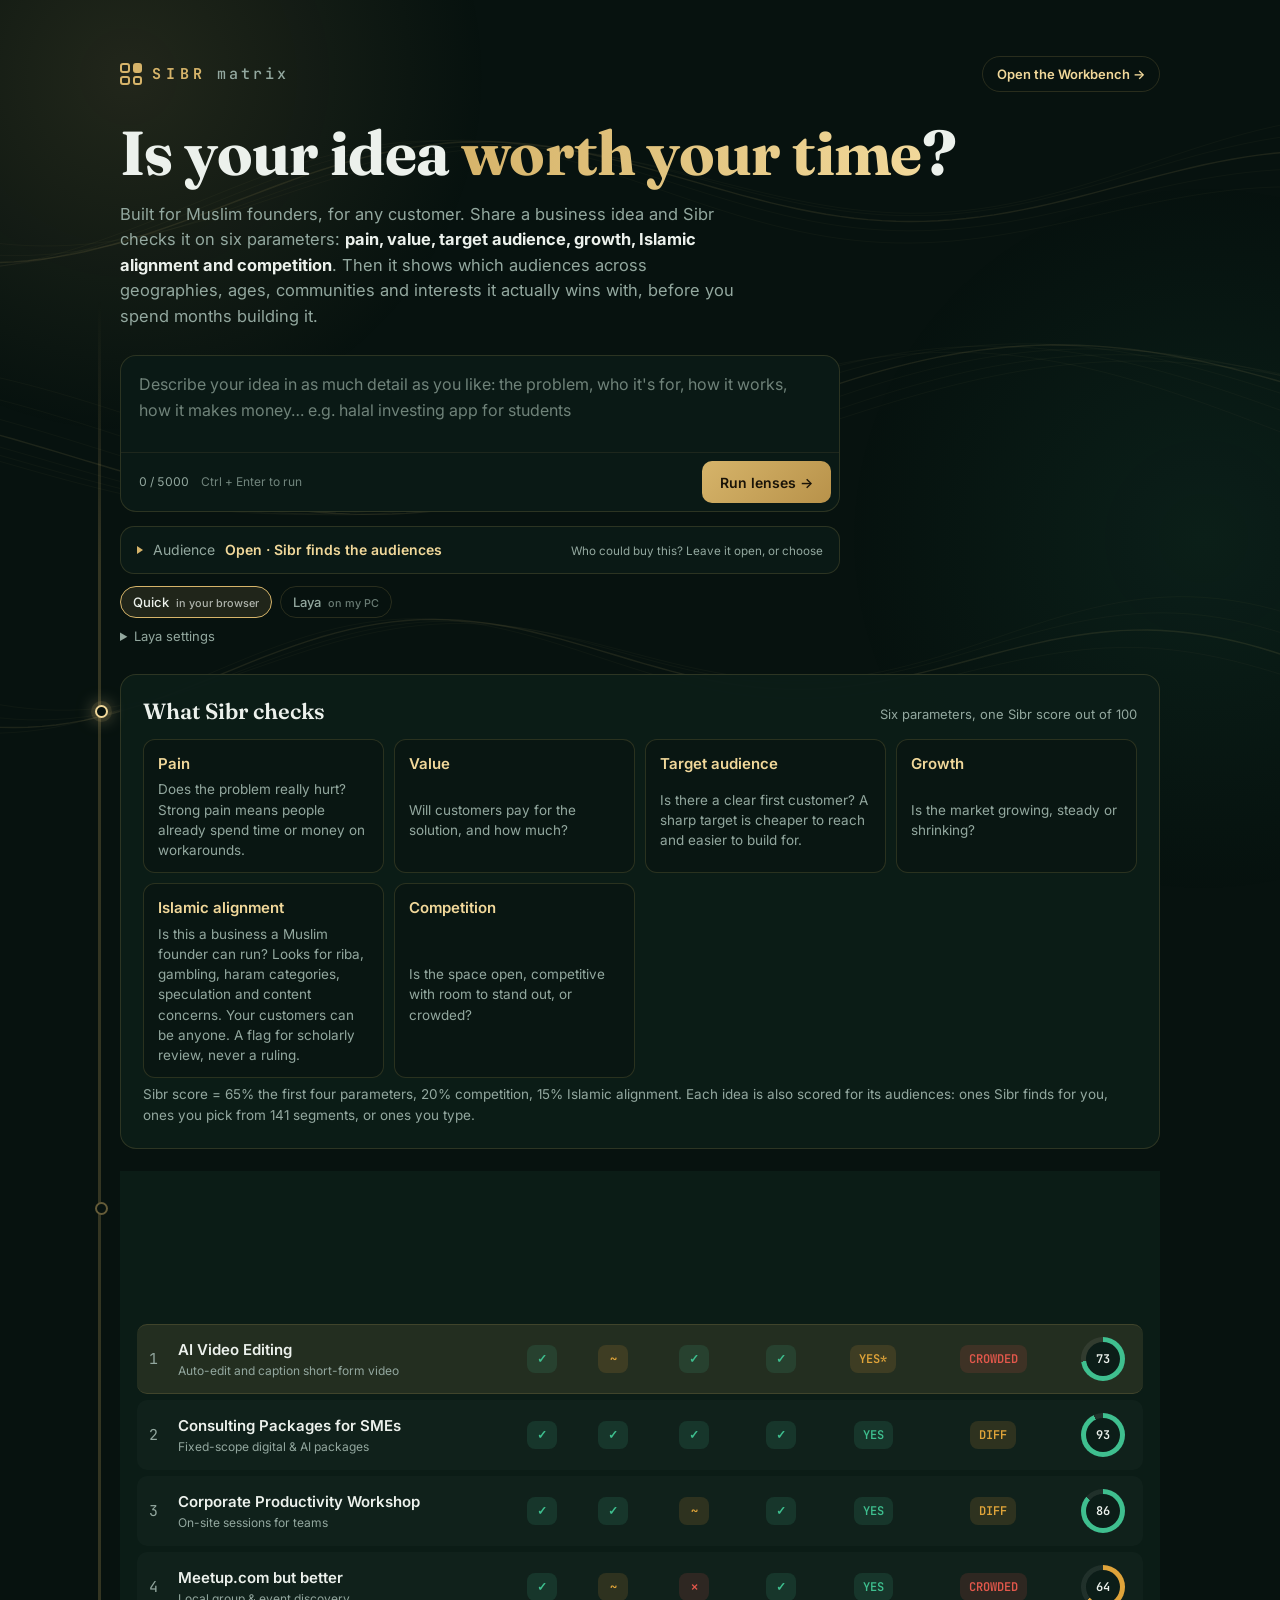
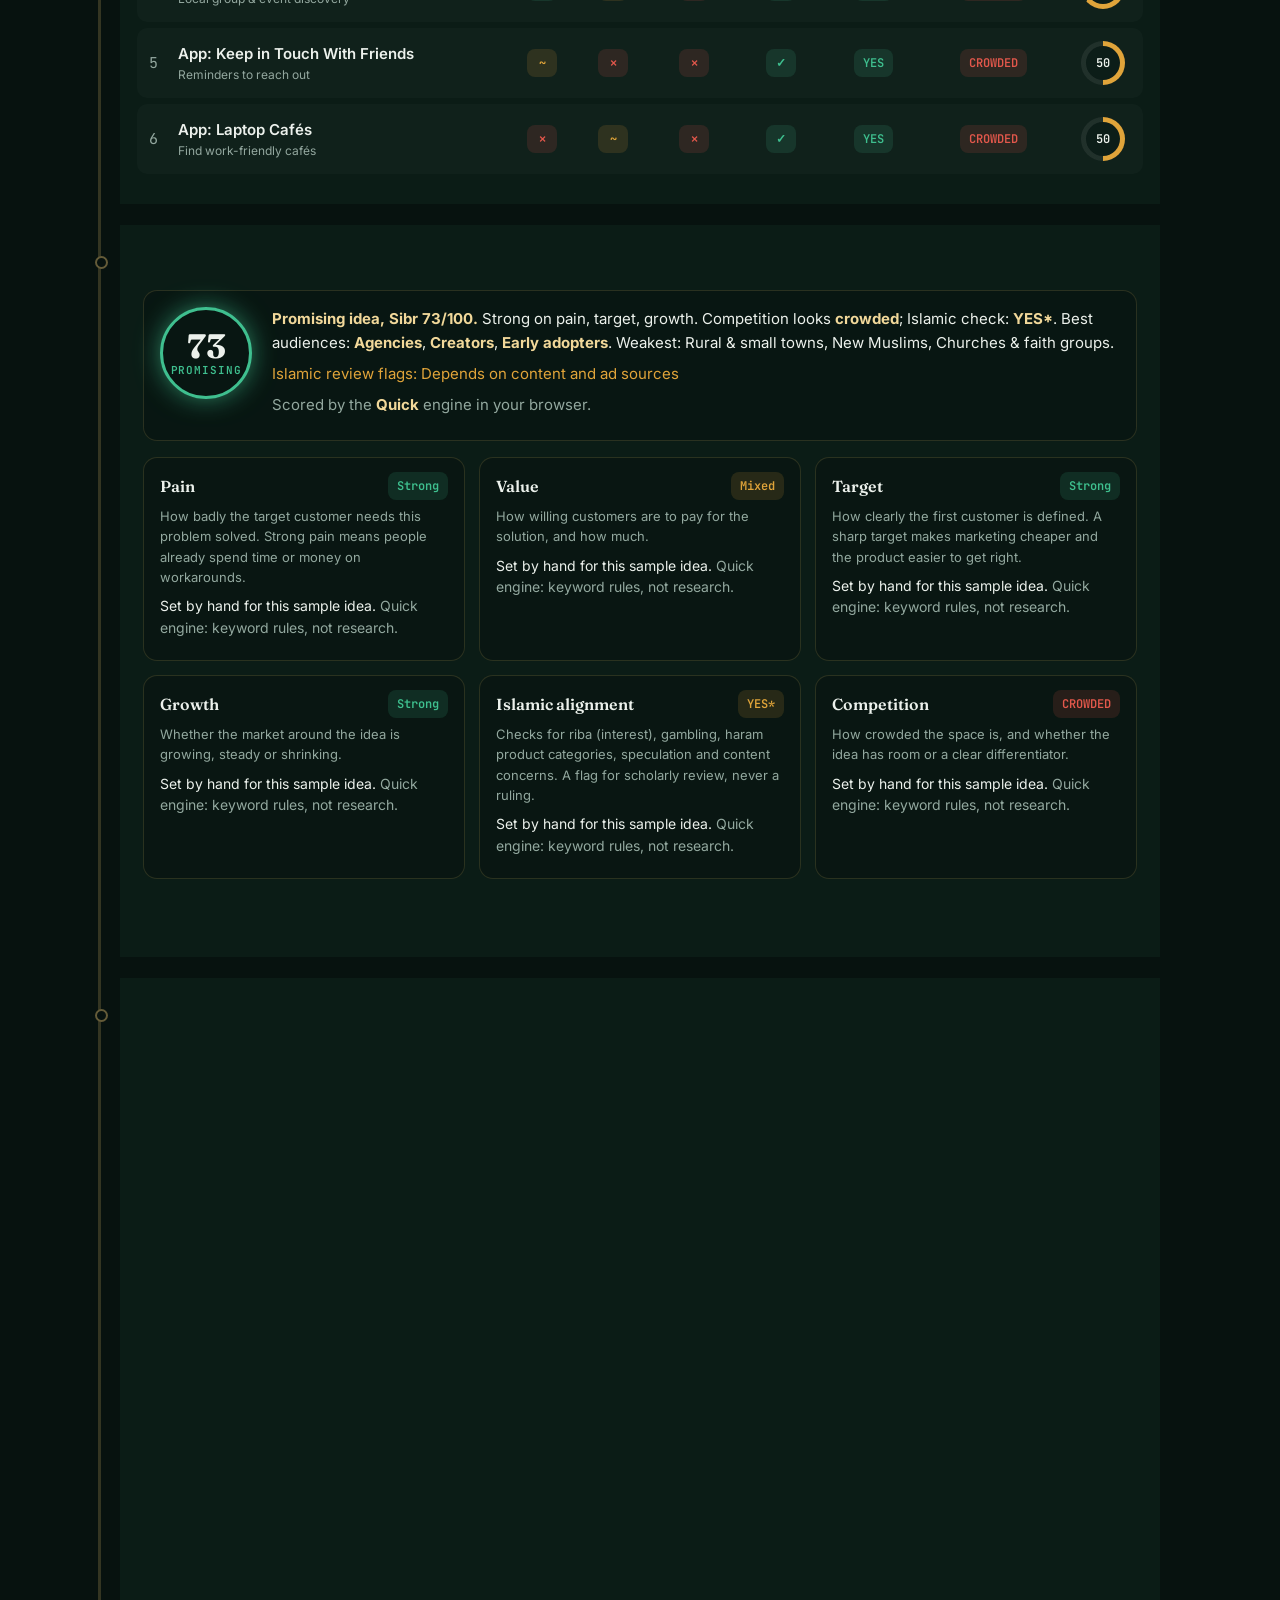
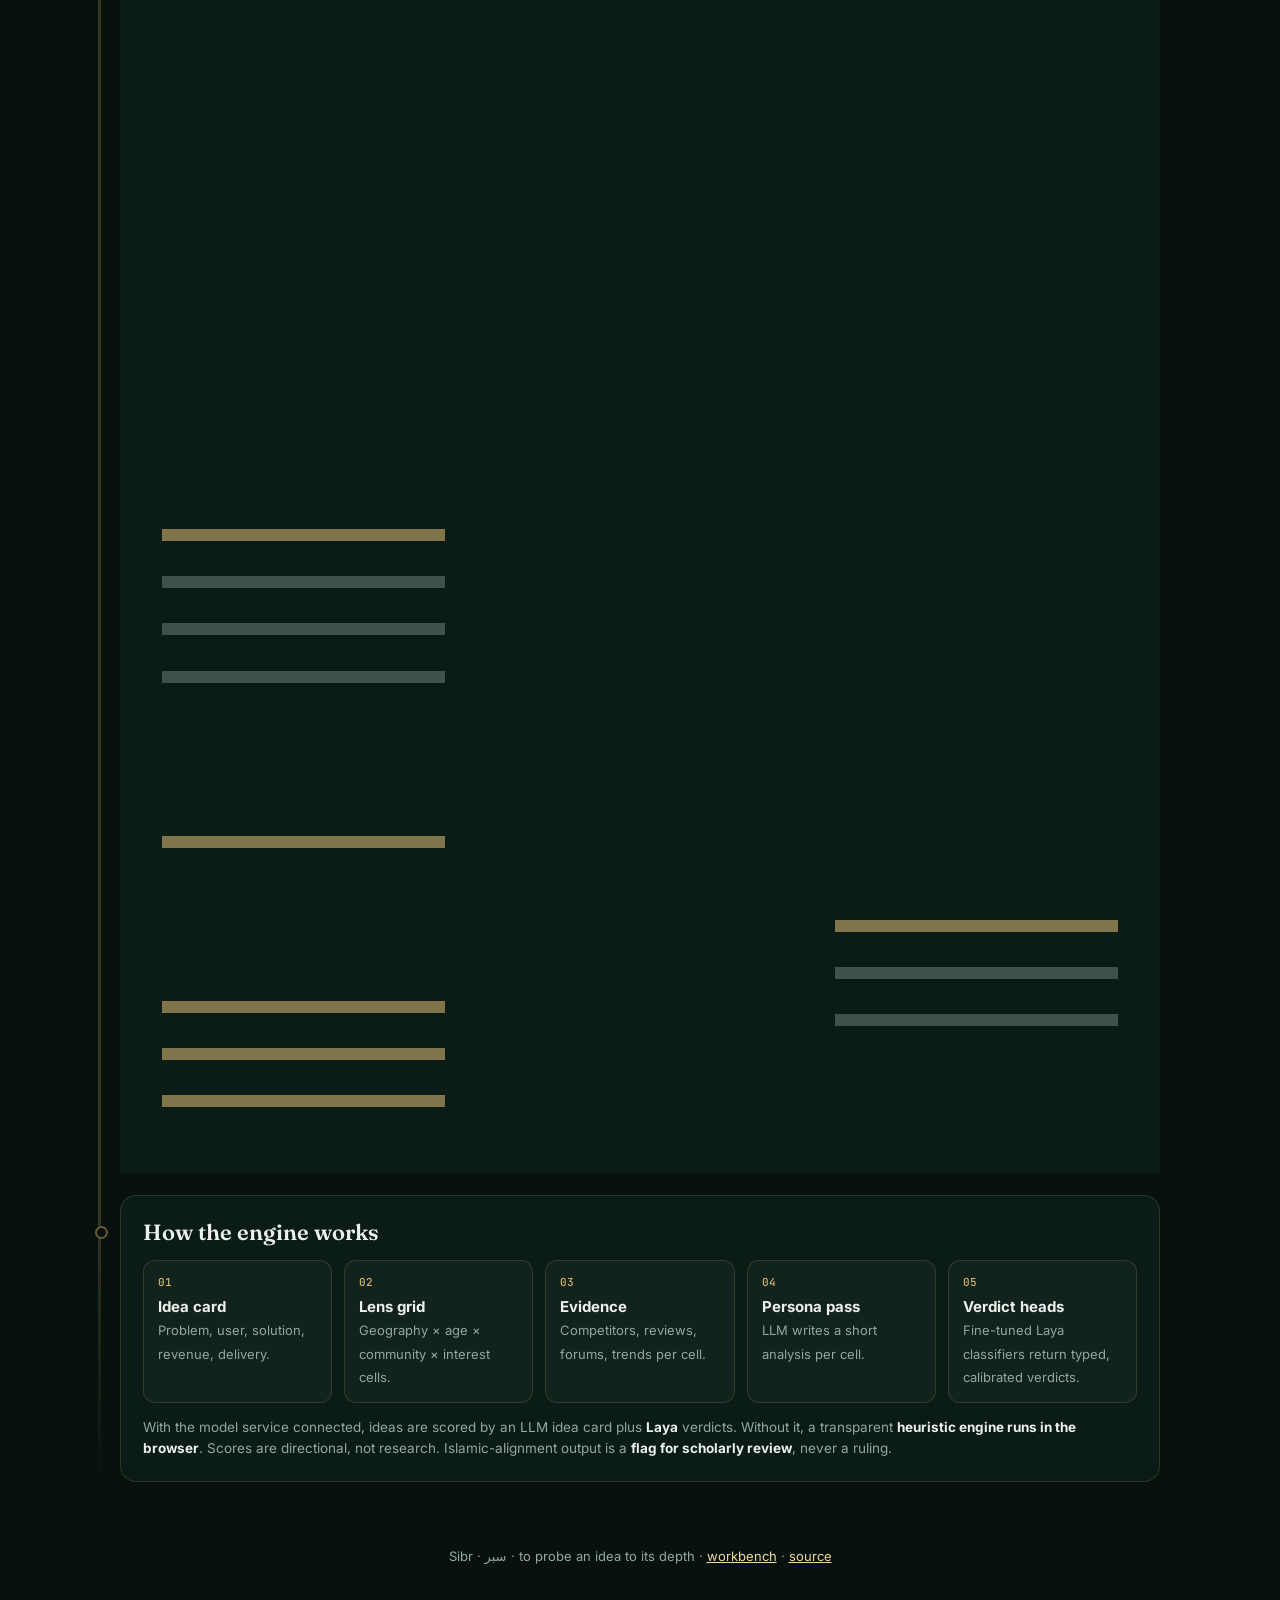
<file: index.html>
<!doctype html>
<html lang="en">
<head>
<meta charset="utf-8">
<meta name="viewport" content="width=device-width, initial-scale=1">
<title>Sibr Matrix</title>
<meta name="description" content="Sibr — validate business ideas across communities, geographies, age groups and interests, with an Islamic-alignment lens.">
<meta name="theme-color" content="#07120f">
<link rel="canonical" href="https://munazzar.github.io/sibr/">
<meta property="og:type" content="website">
<meta property="og:title" content="Sibr Matrix — validate ideas through every lens">
<meta property="og:description" content="Score a business idea on pain, value, target, growth, Islamic alignment and competition, then see which communities, ages and geographies it actually wins in.">
<meta property="og:url" content="https://munazzar.github.io/sibr/">
<meta name="twitter:card" content="summary">
<link rel="icon" href="data:image/svg+xml,%3Csvg xmlns='http://www.w3.org/2000/svg' viewBox='0 0 32 32'%3E%3Crect width='32' height='32' rx='7' fill='%2307120f'/%3E%3Cg fill='none' stroke='%23d6b46a' stroke-width='2.4'%3E%3Crect x='7' y='7' width='7.5' height='7.5' rx='1.5'/%3E%3Crect x='7' y='17.5' width='7.5' height='7.5' rx='1.5'/%3E%3Crect x='17.5' y='17.5' width='7.5' height='7.5' rx='1.5'/%3E%3C/g%3E%3Crect x='17.5' y='7' width='7.5' height='7.5' rx='1.5' fill='%23d6b46a'/%3E%3C/svg%3E">
<link rel="preconnect" href="https://fonts.googleapis.com">
<link href="https://fonts.googleapis.com/css2?family=Fraunces:opsz,wght@9..144,500;9..144,700&family=Inter:wght@400;500;600&family=JetBrains+Mono:wght@500&display=swap" rel="stylesheet">
<link rel="stylesheet" href="styles.css">
</head>
<body>
<canvas id="bg" aria-hidden="true"></canvas>
<div class="aurora" aria-hidden="true"><i></i><i></i><i></i></div>
<div class="flow" aria-hidden="true"><span class="flowLine"></span><span class="flowFill"></span><i></i><i></i><i></i></div>

<header class="hero">
  <div class="top"><div class="brand"><span class="mark" aria-hidden="true"><i></i><i></i><i></i><i></i></span>SIBR<span class="sub">matrix</span></div><a class="cta" href="https://munazzar.github.io/plotline/#/bench">Open the Workbench <span aria-hidden="true">→</span></a></div>
  <h1>Is your idea <em>worth your time</em>?</h1>
  <p class="lede">Built for Muslim founders, for any customer. Share a business idea and Sibr checks it on six parameters: <strong>pain, value, target audience, growth, Islamic alignment and competition</strong>. Then it shows which audiences across geographies, ages, communities and interests it actually wins with, before you spend months building it.</p>
  <form id="ideaForm" class="ideaForm" autocomplete="off">
    <div class="ideaBox">
      <textarea id="ideaInput" rows="3" maxlength="5000" spellcheck="true" placeholder="Describe your idea in as much detail as you like: the problem, who it's for, how it works, how it makes money… e.g. halal investing app for students" aria-label="Business idea"></textarea>
      <div class="ideaBar">
        <small class="ideaMeta"><span id="ideaCount">0 / 5000</span><span class="kbd">Ctrl + Enter to run</span></small>
        <button type="submit">Run lenses <span aria-hidden="true">→</span></button>
      </div>
    </div>
  </form>
  <details class="audience" id="audience">
    <summary><span>Audience</span> <b id="audSum">Open</b> <small>Who could buy this? Leave it open, or choose</small></summary>
    <div class="audBody">
      <div class="audStep">
        <span class="audLbl">1 · Leave it open, or start from a quick pick</span>
        <div id="audPresets" class="presets" role="group" aria-label="Quick picks"></div>
        <p id="audPresetHint" class="muted"></p>
      </div>
      <details class="audStep fine" id="audFine">
        <summary class="audLbl">2 · Fine-tune (optional) <small id="audFineN">141 segments in 10 groups</small></summary>
        <input id="audFind" type="search" placeholder="Find a segment: Canada, doctors, pet owners, restaurants…" aria-label="Find a segment">
        <div id="audGroups"></div>
      </details>
      <div class="audStep">
        <span class="audLbl">3 · Add your own audiences (optional)</span>
        <div class="customRow"><input id="audCustomIn" type="text" maxlength="120" placeholder="e.g. dentists in Texas, wedding planners, Gen Z gamers in Brazil" aria-label="Your own audience"><button type="button" id="audCustomAdd">Add</button></div>
        <div id="audCustomList" class="customList"></div>
      </div>
      <div class="audActions"><span id="audCost"></span><button type="button" id="audClear">Clear all</button></div>
    </div>
  </details>
  <div class="engine" role="group" aria-label="Engine">
    <button type="button" data-engine="quick" aria-pressed="true">Quick <small>in your browser</small></button>
    <button type="button" data-engine="laya" aria-pressed="false">Laya <small>on my PC</small></button>
    <details id="layaSettings">
      <summary>Laya settings</summary>
      <form id="layaForm" autocomplete="off">
        <label id="layaApiRow">Your PC's Tailscale address
          <input id="layaApi" type="url" placeholder="https://your-pc.your-tailnet.ts.net"></label>
        <label>Access key
          <input id="layaKey" type="password" placeholder="SIBR_API_KEY from server\.env"></label>
        <button type="submit">Save and test</button>
        <p class="status" id="layaStatus">Saved only in this browser. Laya works when this device is on your Tailscale network.</p>
      </form>
    </details>
  </div>
  <div id="processing" class="processing" hidden aria-live="polite"></div>
</header>

<main>
  <section class="panel" id="paramInfo" aria-labelledby="piTitle">
    <div class="panelHead">
      <h2 id="piTitle">What Sibr checks</h2>
      <span class="hint">Six parameters, one Sibr score out of 100</span>
    </div>
    <div class="pgrid">
      <div class="pi"><b>Pain</b><span>Does the problem really hurt? Strong pain means people already spend time or money on workarounds.</span></div>
      <div class="pi"><b>Value</b><span>Will customers pay for the solution, and how much?</span></div>
      <div class="pi"><b>Target audience</b><span>Is there a clear first customer? A sharp target is cheaper to reach and easier to build for.</span></div>
      <div class="pi"><b>Growth</b><span>Is the market growing, steady or shrinking?</span></div>
      <div class="pi"><b>Islamic alignment</b><span>Is this a business a Muslim founder can run? Looks for riba, gambling, haram categories, speculation and content concerns. Your customers can be anyone. A flag for scholarly review, never a ruling.</span></div>
      <div class="pi"><b>Competition</b><span>Is the space open, competitive with room to stand out, or crowded?</span></div>
    </div>
    <p class="note">Sibr score = 65% the first four parameters, 20% competition, 15% Islamic alignment. Each idea is also scored for its audiences: ones Sibr finds for you, ones you pick from 141 segments, or ones you type.</p>
  </section>

  <section class="panel" aria-labelledby="mxTitle">
    <div class="panelHead">
      <h2 id="mxTitle">Validation matrix</h2>
      <span class="hint">Click a row to open its report · <span id="fCount"></span></span>
    </div>
    <div class="filters" role="search" aria-label="Filter ideas">
      <input id="fSearch" type="search" placeholder="Search ideas" aria-label="Search ideas">
      <label class="range">Min Sibr <input id="fMin" type="range" min="0" max="100" step="5" value="0"><b id="fMinV">0</b></label>
      <select id="fIsl" aria-label="Islamic alignment"><option value="">Islamic: all</option><option value="ok">YES</option><option value="cond">YES*</option><option value="review">REVIEW</option><option value="bad">FLAG</option></select>
      <select id="fComp" aria-label="Competition"><option value="">Competition: all</option><option value="open">OPEN</option><option value="diff">DIFF</option><option value="sat">CROWDED</option></select>
      <select id="fEng" aria-label="Engine"><option value="">Engine: all</option><option value="laya">Laya</option><option value="quick">Quick</option></select>
      <select id="fSort" aria-label="Sort"><option value="new">Newest first</option><option value="high">Sibr: high to low</option><option value="low">Sibr: low to high</option><option value="name">Name A–Z</option></select>
      <button type="button" id="fReset">Reset</button>
    </div>
    <div class="tableWrap">
      <table id="matrix">
        <thead>
          <tr><th>#</th><th class="left">Idea</th><th>Pain</th><th>Value</th><th>Target</th><th>Growth</th><th>Islamic</th><th>Competition</th><th>Sibr</th></tr>
        </thead>
        <tbody></tbody>
      </table>
    </div>
  </section>

  <section class="panel" id="reportPanel" aria-labelledby="reportTitle">
    <div class="panelHead">
      <h2 id="reportTitle">Result report</h2>
      <span class="hint" id="reportIdea"></span>
    </div>
    <div id="summary" class="summary"></div>
    <div id="params" class="params"></div>
    <details class="behind">
      <summary>Behind the scenes</summary>
      <div id="traceBody"></div>
    </details>
  </section>

  <section class="panel" id="lensPanel" aria-labelledby="lensTitle">
    <div class="panelHead">
      <h2 id="lensTitle">Lens map</h2>
      <span class="hint"><span id="lensIdea"></span> · <span id="lCount"></span></span>
    </div>
    <div class="filters">
      <div class="chips" id="lGroups" role="group" aria-label="Lens group"></div>
      <label class="range">Min fit <input id="lMin" type="range" min="0" max="100" step="5" value="0"><b id="lMinV">0</b></label>
      <select id="lSort" aria-label="Sort audiences"><option value="fit">Best fit first</option><option value="default">Catalogue order</option></select>
      <label id="lLowWrap" class="check" hidden><input id="lLow" type="checkbox"> Low confidence only</label>
    </div>
    <div id="lenses" class="lenses"></div>
    <p class="lhint" id="best"></p>
  </section>

  <section class="panel explain">
    <h2>How the engine works</h2>
    <ol class="steps">
      <li><b>Idea card</b><span>Problem, user, solution, revenue, delivery.</span></li>
      <li><b>Lens grid</b><span>Geography × age × community × interest cells.</span></li>
      <li><b>Evidence</b><span>Competitors, reviews, forums, trends per cell.</span></li>
      <li><b>Persona pass</b><span>LLM writes a short analysis per cell.</span></li>
      <li><b>Verdict heads</b><span>Fine-tuned Laya classifiers return typed, calibrated verdicts.</span></li>
    </ol>
    <p class="note">With the model service connected, ideas are scored by an LLM idea card plus <b>Laya</b> verdicts. Without it, a transparent <b>heuristic engine runs in the browser</b>. Scores are directional, not research. Islamic-alignment output is a <b>flag for scholarly review</b>, never a ruling.</p>
  </section>
</main>

<aside id="drawer" class="drawer" aria-hidden="true">
  <button class="close" id="closeDrawer" aria-label="Close">×</button>
  <div id="drawerBody"></div>
</aside>

<footer>Sibr · سبر · to probe an idea to its depth · <a href="https://munazzar.github.io/plotline/#/bench">workbench</a> · <a href="https://github.com/Munazzar/sibr">source</a></footer>
<script src="config.js"></script>
<script src="segments.js"></script>
<script src="engine.js"></script>
<script src="app.js"></script>
</body>
</html>
</file>
<file: styles.css>
:root{
  --bg:#07120f; --bg2:#0c1d18; --panel:rgba(12,29,24,.94); --line:rgba(201,169,97,.18);
  --ink:#ecf1ec; --mute:#93a89f; --gold:#d6b46a; --gold2:#f1d89a;
  --good:#3fbf8f; --mid:#e0a43a; --bad:#e2584c; --info:#6fa8dc;
  --radius:16px;
}
*{box-sizing:border-box}
html,body{margin:0;overflow-x:hidden;background:var(--bg);color:var(--ink);font:15px/1.55 Inter,system-ui,sans-serif}
#bg{position:fixed;inset:0;width:100%;height:100%;z-index:0;pointer-events:none}
header,main,footer{position:relative;z-index:1}
a{color:var(--gold2)}

.hero{max-width:1080px;margin:0 auto;padding:56px 20px 28px}
.top{display:flex;align-items:center;justify-content:space-between;gap:12px;flex-wrap:wrap}
.cta{font:600 13px Inter;color:var(--gold2);text-decoration:none;padding:9px 14px;border:1px solid var(--line);border-radius:999px;transition:background .2s}
.cta:hover{background:rgba(214,180,106,.1)}
.brand{display:flex;align-items:center;gap:10px;font:700 15px/1 'JetBrains Mono',monospace;letter-spacing:.32em;color:var(--gold)}
.brand .sub{color:var(--mute);letter-spacing:.2em;font-weight:500}
.mark{width:22px;height:22px;display:grid;grid-template-columns:1fr 1fr;gap:3px}
.mark i{border:2px solid var(--gold);border-radius:3px}
.mark i:nth-child(2){background:var(--gold);animation:glow 3s ease-in-out infinite}
@keyframes glow{50%{opacity:.45}}
h1{font:700 clamp(32px,6vw,62px)/1.05 Fraunces,serif;margin:28px 0 16px;max-width:20ch;letter-spacing:-.01em}
h1 em{font-style:normal;background:linear-gradient(90deg,var(--gold),var(--gold2),var(--gold));background-size:200% 100%;-webkit-background-clip:text;background-clip:text;color:transparent}
.lede{color:var(--mute);max-width:62ch;font-size:16.5px}
.lede strong{color:var(--ink)}

.ideaForm{margin-top:26px;max-width:720px}
.ideaBox{display:flex;flex-direction:column;border:1px solid var(--line);border-radius:16px;background:#0a1915;transition:border-color .2s,box-shadow .2s}
.ideaBox:focus-within{border-color:rgba(214,180,106,.6);box-shadow:0 0 0 4px rgba(214,180,106,.1)}
.ideaForm textarea{display:block;width:100%;min-height:96px;max-height:340px;padding:16px 18px 6px;border:0;background:transparent;color:var(--ink);font:16px/1.6 Inter,system-ui,sans-serif;resize:none;outline:none;overflow-y:auto;field-sizing:content;scrollbar-width:thin;scrollbar-color:rgba(214,180,106,.3) transparent}
.ideaForm textarea::placeholder{color:#6f8279}
.ideaBar{display:flex;align-items:center;justify-content:space-between;gap:12px;padding:8px 8px 8px 18px;border-top:1px solid rgba(201,169,97,.1)}
.ideaMeta{display:flex;gap:12px;align-items:center;color:var(--mute);font-size:12px;font-variant-numeric:tabular-nums}
.ideaMeta .kbd{opacity:.75}
.ideaMeta.near{color:var(--mid)}
.ideaForm button{height:42px;padding:0 18px;border:0;border-radius:10px;background:linear-gradient(135deg,var(--gold),#b8924a);color:#1a1408;font:600 14px Inter,system-ui,sans-serif;cursor:pointer;white-space:nowrap;transition:filter .2s}
.ideaForm button:hover{filter:brightness(1.08)}
.ideaForm button:disabled{opacity:.7;cursor:progress}
.engine{display:flex;flex-wrap:wrap;align-items:flex-start;gap:8px;margin-top:12px;max-width:680px}
.engine>button{padding:7px 12px;border-radius:999px;border:1px solid var(--line);background:transparent;color:var(--mute);font:500 13px Inter;cursor:pointer}
.engine>button small{opacity:.7;margin-left:4px}
.engine>button[aria-pressed="true"]{border-color:var(--gold);color:var(--ink);background:rgba(214,180,106,.12)}
.engine details{flex-basis:100%;color:var(--mute);font-size:13px}
.engine summary{cursor:pointer;width:max-content}
.engine form{display:grid;gap:10px;margin-top:10px;padding:14px;border:1px solid var(--line);border-radius:12px;background:rgba(7,18,15,.8)}
.engine label{display:grid;gap:4px}
.engine input{padding:10px 12px;border-radius:9px;border:1px solid var(--line);background:transparent;color:var(--ink);font:inherit;min-width:0}
.engine form button{justify-self:start;padding:9px 14px;border:0;border-radius:9px;background:var(--gold);color:#1a1408;font:600 13px Inter;cursor:pointer}
.engine .status{margin:0}
.engine .status.ok{color:var(--good)}
.engine .status.bad{color:var(--bad)}

main{max-width:1080px;margin:0 auto;padding:0 20px 40px;display:grid;gap:22px}
.panel{background:var(--panel);border:1px solid var(--line);border-radius:var(--radius);padding:22px;animation:rise .7s cubic-bezier(.2,.8,.2,1) both}
.panel:nth-child(2){animation-delay:.1s}.panel:nth-child(3){animation-delay:.2s}
@keyframes rise{from{opacity:0;transform:translateY(18px)}}
.panelHead{display:flex;justify-content:space-between;align-items:baseline;gap:12px;flex-wrap:wrap;margin-bottom:14px}
h2{font:600 22px Fraunces,serif;margin:0}
.hint{color:var(--mute);font-size:13px}

.tableWrap{overflow-x:auto;margin:0 -6px}
table{width:100%;border-collapse:separate;border-spacing:0 6px;min-width:760px}
th{font:500 11px 'JetBrains Mono',monospace;letter-spacing:.12em;text-transform:uppercase;color:var(--mute);padding:6px 8px;text-align:center}
th.left,td.left{text-align:left}
tbody tr{cursor:pointer;opacity:0;animation:rowIn .5s cubic-bezier(.2,.8,.2,1) forwards}
@keyframes rowIn{from{opacity:0;transform:translateX(-12px)}to{opacity:1}}
td{padding:12px 8px;text-align:center;background:rgba(255,255,255,.025);border-top:1px solid transparent;border-bottom:1px solid transparent;transition:background .2s}
td:first-child{border-radius:10px 0 0 10px;color:var(--mute);font-family:'JetBrains Mono',monospace}
td:last-child{border-radius:0 10px 10px 0}
tbody tr:hover td{background:rgba(214,180,106,.07)}
tbody tr.active td{background:rgba(214,180,106,.12);border-color:var(--line)}
td.left{font-weight:600}
td.left small{display:block;font-weight:400;color:var(--mute);font-size:12px}
.chip{display:inline-flex;align-items:center;justify-content:center;min-width:30px;height:28px;padding:0 9px;border-radius:8px;font:600 12px 'JetBrains Mono',monospace;transform:scale(.4);opacity:0;animation:pop .45s cubic-bezier(.3,1.6,.5,1) forwards}
@keyframes pop{to{transform:scale(1);opacity:1}}
.g{background:rgba(63,191,143,.14);color:var(--good)}
.m{background:rgba(224,164,58,.14);color:var(--mid)}
.b{background:rgba(226,88,76,.14);color:var(--bad)}
.i{background:rgba(111,168,220,.14);color:var(--info)}
.score{font:700 18px Fraunces,serif}
.ring{--p:0;width:44px;height:44px;border-radius:50%;display:inline-grid;place-items:center;background:conic-gradient(var(--c,var(--gold)) calc(var(--p)*1%),rgba(255,255,255,.07) 0);transition:--p 1s}
.ring span{width:34px;height:34px;border-radius:50%;background:var(--bg2);display:grid;place-items:center;font:600 12px 'JetBrains Mono',monospace}
@property --p{syntax:'<number>';inherits:false;initial-value:0}

/* Lens map. Colour = rank within this idea (top fifth / middle / bottom third); bar length and
   number = the absolute fit. Groups flow in balanced columns and show their best few first. */
.lenses{--t-hi:linear-gradient(90deg,#c9a24f,#f6dfa2);--t-mid:rgba(214,180,106,.55);--t-lo:rgba(147,168,159,.32)}
.lead{padding:18px 18px 10px;border:1px solid var(--line);border-radius:14px;background:linear-gradient(160deg,rgba(214,180,106,.08),rgba(7,18,15,.35) 55%);margin-bottom:18px}
.leadHead{display:flex;justify-content:space-between;align-items:baseline;gap:8px 16px;flex-wrap:wrap;margin-bottom:10px}
.lead h3,.lgrp h3{font:500 11px 'JetBrains Mono',monospace;letter-spacing:.14em;text-transform:uppercase;color:var(--gold);margin:0}
.legend{display:flex;align-items:center;flex-wrap:wrap;gap:4px 14px;color:var(--mute);font-size:12px}
.legend span{display:inline-flex;align-items:center;gap:6px;white-space:nowrap}
.legend i{width:18px;height:6px;border-radius:3px}
.legend i.t-hi{background:var(--t-hi)}.legend i.t-mid{background:var(--t-mid)}.legend i.t-lo{background:var(--t-lo)}
.legend i.mk{width:2px;height:12px;border-radius:1px;background:var(--ink);opacity:.55}
.lead ol{list-style:none;margin:0;padding:0;display:grid;gap:2px}
.leadRow{width:100%;display:grid;grid-template-columns:30px minmax(0,1.1fr) minmax(80px,1fr) 44px;align-items:center;gap:14px;padding:10px 8px;border:0;border-radius:10px;background:none;color:inherit;text-align:left;cursor:pointer;font:inherit;transition:background .2s}
.leadRow:hover,.leadRow:focus-visible{background:rgba(214,180,106,.08);outline:none}
.leadRow .rk{font:500 12px 'JetBrains Mono',monospace;color:var(--gold)}
.leadRow .who{display:grid;min-width:0}
.leadRow .who b{font-weight:600;font-size:15px;overflow:hidden;text-overflow:ellipsis;white-space:nowrap}
.leadRow .who small{color:var(--mute);font-size:12px;overflow:hidden;text-overflow:ellipsis;white-space:nowrap}
.leadRow .v{font:700 22px Fraunces,serif;text-align:right;color:var(--gold2);font-variant-numeric:tabular-nums}
.leadRow .track{grid-column:auto;height:8px}
.leadRow .track i{background:var(--t-hi);box-shadow:0 0 14px rgba(241,216,154,.45)}
.lgroups{columns:300px 3;column-gap:16px}
.lgroups.one{columns:280px 3}
.lgroups.one .lgrp{break-inside:auto;border:0;background:none;padding:0}
.lgroups.one .lgrp header{column-span:all}
.lgrp{break-inside:avoid;display:grid;gap:4px;margin:0 0 16px;padding:14px 12px 10px;border:1px solid var(--line);border-radius:14px;background:rgba(7,18,15,.4)}
.lgrp header{display:flex;justify-content:space-between;align-items:baseline;gap:8px;padding:0 6px 6px}
.lmeta{color:var(--mute);font-size:12px;font-variant-numeric:tabular-nums}
.lmeta b{color:var(--ink);font-weight:600}
.lrow{width:100%;display:grid;grid-template-columns:minmax(0,1fr) auto;align-items:center;gap:6px 10px;padding:8px 6px 9px;border:0;border-radius:9px;background:none;color:inherit;text-align:left;cursor:pointer;font:inherit;transition:background .2s;break-inside:avoid}
.lrow:hover,.lrow:focus-visible{background:rgba(255,255,255,.045);outline:none}
.lrow .nm{font-size:14px;line-height:1.3}
.lrow .v{font:600 14px 'JetBrains Mono',monospace;font-variant-numeric:tabular-nums}
.lrow.t-hi .v{color:var(--gold2)}.lrow.t-mid .v{color:var(--ink)}.lrow.t-lo .v{color:var(--mute)}
.track{grid-column:1/-1;position:relative;display:block;height:6px;border-radius:6px;background:rgba(255,255,255,.06)}
.track i{position:absolute;inset:0;border-radius:6px;transform-origin:left;transform:scaleX(0);transition:transform 1s cubic-bezier(.2,.8,.2,1)}
.grown .track i{transform:scaleX(var(--s))}
.t-hi .track i{background:var(--t-hi);box-shadow:0 0 10px rgba(241,216,154,.3)}
.t-mid .track i{background:var(--t-mid)}
.t-lo .track i{background:var(--t-lo)}
.track .med{position:absolute;top:-3px;bottom:-3px;width:2px;margin-left:-1px;border-radius:1px;background:var(--ink);opacity:.35}
.lmore{justify-self:start;margin:4px 6px 2px;padding:5px 10px;border:1px solid var(--line);border-radius:999px;background:none;color:var(--gold2);font:500 12.5px Inter;cursor:pointer}
.lmore:hover{background:rgba(214,180,106,.1)}
.lnone{padding:6px;margin:0;font-size:13px}
.lhint{margin:6px 0 0;color:var(--mute);font-size:13px}
@media (max-width:600px){.leadRow{grid-template-columns:24px minmax(0,1fr) 40px;gap:10px}.leadRow .track{grid-column:2/3;grid-row:2}.leadRow .v{grid-row:1/3;grid-column:3}.leadRow .rk{grid-row:1/3}}

/* Luminous flow: an aurora that drifts behind the page, a thread of light down the left of the
   content with pulses running along it and a scroll-linked fill, and a light sweep across each
   panel's top edge. Everything moves by transform or a 1px background, so it stays on the GPU
   compositor; it pauses in hidden tabs and is off for reduced motion. */
.aurora{position:fixed;inset:0;z-index:0;pointer-events:none;overflow:hidden}
.aurora i{position:absolute;width:56vmax;height:56vmax;border-radius:50%;will-change:transform}
.aurora i:nth-child(1){left:-18vmax;top:-22vmax;background:radial-gradient(closest-side,rgba(214,180,106,.13),transparent);animation:auroraA 34s ease-in-out infinite alternate}
.aurora i:nth-child(2){right:-22vmax;top:20vh;background:radial-gradient(closest-side,rgba(63,191,143,.08),transparent);animation:auroraB 41s ease-in-out infinite alternate}
.aurora i:nth-child(3){display:none}
@keyframes auroraA{to{transform:translate3d(28vw,30vh,0)}}
@keyframes auroraB{to{transform:translate3d(-32vw,25vh,0)}}
body{position:relative}
.flow{display:none}
@media (min-width:1180px){
  .flow{display:block;position:absolute;z-index:1;pointer-events:none;top:300px;bottom:120px;left:calc(50% - 542px);width:3px;overflow:hidden;border-radius:2px}
  .flowLine{position:absolute;inset:0;background:linear-gradient(to bottom,transparent,rgba(214,180,106,.22) 6%,rgba(214,180,106,.22) 94%,transparent)}
  .flowFill{position:absolute;inset:0;transform-origin:top;transform:scaleY(0);background:linear-gradient(to bottom,rgba(241,216,154,0),rgba(241,216,154,.65));display:none}
  @supports (animation-timeline:scroll()){.flowFill{display:block;animation:flowFill linear both;animation-timeline:scroll(root)}}
  .flow i{position:absolute;left:0;top:0;width:3px;height:100%;will-change:transform;transform:translateY(-100%);
    background:linear-gradient(to bottom,transparent calc(100% - 160px),rgba(241,216,154,.9) calc(100% - 6px),#fff9e6);animation:pulse 9s cubic-bezier(.45,0,.55,1) infinite}
  .flow i:nth-child(4){animation-delay:3s}.flow i:nth-child(5){animation-delay:6s;animation-duration:11s}
  main .panel::before{content:"";position:absolute;left:-26px;top:30px;width:9px;height:9px;border-radius:50%;background:var(--bg);border:2px solid rgba(214,180,106,.45);transition:border-color .6s,box-shadow .6s}
  main .panel.lit::before{border-color:var(--gold2);box-shadow:0 0 0 4px rgba(214,180,106,.12),0 0 18px rgba(241,216,154,.7)}
}
@keyframes flowFill{to{transform:scaleY(1)}}
@keyframes pulse{to{transform:translateY(100%)}}
.panel{position:relative;background-image:radial-gradient(520px circle at var(--mx,-999px) var(--my,-999px),rgba(214,180,106,.05),transparent 62%)}
@media (hover:hover){main .panel{transition:border-color .4s}main .panel:hover{border-color:rgba(214,180,106,.32)}}
.panel::after{content:"";position:absolute;top:-1px;left:18px;right:18px;height:1px;pointer-events:none;
  background:linear-gradient(90deg,transparent 0 42%,rgba(241,216,154,.95) 50%,transparent 58% 100%);background-size:300% 100%;background-position:100% 0;animation:sweep 8s linear infinite}
main .panel:nth-of-type(2)::after{animation-delay:-2.5s}main .panel:nth-of-type(3)::after{animation-delay:-5s}
@keyframes sweep{to{background-position:0 0}}
.paused .aurora i,.paused .flow i,.paused .panel::after{animation-play-state:paused}
@media (prefers-reduced-motion:reduce){.aurora,.flow,.panel::after{display:none!important}}


.steps{list-style:none;padding:0;margin:14px 0;display:grid;grid-template-columns:repeat(auto-fit,minmax(170px,1fr));gap:12px;counter-reset:s}
.steps li{counter-increment:s;padding:14px;border-radius:12px;background:rgba(255,255,255,.03);border:1px solid var(--line);position:relative}
.steps li::before{content:counter(s,decimal-leading-zero);font:500 11px 'JetBrains Mono',monospace;color:var(--gold);display:block;margin-bottom:6px}
.steps b{display:block}.steps span{color:var(--mute);font-size:13px}
.note{color:var(--mute);font-size:13.5px;margin:6px 0 0}
.note b{color:var(--ink)}

.drawer{position:fixed;top:0;right:0;height:100%;width:min(420px,100%);background:var(--bg2);border-left:1px solid var(--line);z-index:5;padding:28px 24px;overflow:auto;transform:translateX(105%);transition:transform .45s cubic-bezier(.2,.8,.2,1)}
.drawer.open{transform:none;box-shadow:-30px 0 60px rgba(0,0,0,.45)}
.drawer .close{position:absolute;top:14px;right:16px;background:none;border:0;color:var(--mute);font-size:26px;cursor:pointer}
.drawer h3{font:600 22px Fraunces,serif;margin:4px 0 4px}
.drawer .tag{font:500 11px 'JetBrains Mono',monospace;letter-spacing:.14em;color:var(--gold);text-transform:uppercase}
.drawer ul{padding-left:18px;color:var(--mute)}
.drawer li{margin:6px 0}
.drawer .big{font:700 46px Fraunces,serif;margin:10px 0}

footer{text-align:center;color:var(--mute);font-size:13px;padding:24px 20px 40px}

@media (max-width:720px){
  table,tbody{display:block;min-width:0}
  thead{display:none}
  tbody tr{display:grid;grid-template-columns:repeat(3,1fr);gap:12px 8px;position:relative;padding:14px;margin-bottom:10px;border-radius:12px;background:rgba(255,255,255,.025);border:1px solid transparent}
  tbody tr.active{background:rgba(214,180,106,.12);border-color:var(--line)}
  td,tbody tr:hover td,tbody tr.active td{display:flex;flex-direction:column;align-items:center;gap:5px;padding:0;background:none;border:0;border-radius:0}
  td::before{content:attr(data-label);font:500 10px 'JetBrains Mono',monospace;letter-spacing:.1em;text-transform:uppercase;color:var(--mute)}
  #matrix td:first-child{display:none}
  td.left{grid-column:1/-1;align-items:flex-start;padding-right:56px}
  td.sibr{position:absolute;top:12px;right:12px}
}
@media (max-width:600px){
  .tableWrap{margin:0}
  .drawer{padding:24px 18px}
  .hero{padding-top:36px}
  .ideaMeta .kbd{display:none}
  .panel{padding:18px 14px}
}
@media (prefers-reduced-motion:reduce){*{animation:none!important;transition:none!important}tbody tr,.chip{opacity:1;transform:none}}

/* Filters */
.filters{display:flex;flex-wrap:wrap;gap:8px;align-items:center;margin:0 0 14px}
.filters input[type=search],.filters select,.filters>button{padding:8px 11px;border-radius:9px;border:1px solid var(--line);background:rgba(7,18,15,.8);color:var(--ink);font:13px Inter}
.filters input[type=search]{flex:1 1 180px;min-width:0}
.filters>button{cursor:pointer;color:var(--mute)}
.filters .range,.filters .check{display:flex;align-items:center;gap:6px;color:var(--mute);font-size:13px}
.filters .range input{accent-color:var(--gold);width:110px}
.filters .range b{font:600 12px 'JetBrains Mono',monospace;color:var(--ink);min-width:22px}
.chips{display:flex;flex-wrap:wrap;gap:6px}
.chips button{padding:6px 11px;border-radius:999px;border:1px solid var(--line);background:transparent;color:var(--mute);font:500 12.5px Inter;cursor:pointer}
.chips button[aria-pressed="true"]{border-color:var(--gold);color:var(--ink);background:rgba(214,180,106,.12)}
td.empty{text-align:center;color:var(--mute);padding:24px}
td.left .nm{display:-webkit-box;-webkit-line-clamp:2;-webkit-box-orient:vertical;overflow:hidden}
em.eng{font-style:normal;font:600 10px 'JetBrains Mono',monospace;color:var(--gold);border:1px solid var(--line);border-radius:5px;padding:0 4px;margin-left:4px}
em.low{font-style:normal;font:600 10px 'JetBrains Mono',monospace;color:var(--mid);margin-left:4px}
.muted{color:var(--mute)}

/* Result report */
.summary{display:flex;gap:20px;align-items:flex-start;padding:16px;border:1px solid var(--line);border-radius:14px;background:rgba(7,18,15,.5);animation:rise .6s both}
.sumScore{flex:none;width:92px;height:92px;border-radius:50%;display:grid;place-items:center;align-content:center;border:3px solid var(--c);box-shadow:0 0 30px -6px var(--c)}
.sumScore span{font:700 34px Fraunces,serif;line-height:1}
.sumScore small{font:600 11px 'JetBrains Mono',monospace;letter-spacing:.08em;text-transform:uppercase;color:var(--c)}
.sumText p{margin:0 0 8px}
.sumText .llm{color:var(--ink);font-size:15.5px}
.sumText b{color:var(--gold2)}
.sumText .flags{color:var(--mid)}
.params{display:grid;grid-template-columns:repeat(auto-fit,minmax(280px,1fr));gap:14px;margin-top:16px}
.param{padding:14px 16px;border:1px solid var(--line);border-radius:14px;background:rgba(7,18,15,.45);animation:rise .55s both}
.param header{display:flex;justify-content:space-between;align-items:center;gap:8px}
.param h3{margin:0;font:600 16px Fraunces,serif}
.param .what{color:var(--mute);font-size:13px;margin:6px 0 8px}
.param .why p{margin:0 0 8px;font-size:14px}
.param .why b{color:var(--gold2)}
.probs{display:grid;gap:5px}
.pr{display:grid;grid-template-columns:minmax(0,1.6fr) 1fr 38px;gap:8px;align-items:center;font-size:12px;color:var(--mute)}
.pr span:first-child{overflow:hidden;text-overflow:ellipsis;white-space:nowrap}
.pb{height:6px;border-radius:4px;background:rgba(255,255,255,.06);overflow:hidden}
.pb i{display:block;height:100%;background:linear-gradient(90deg,var(--gold),var(--gold2));border-radius:4px;animation:grow .9s cubic-bezier(.2,.8,.2,1) both}
.pr b{font:600 11px 'JetBrains Mono',monospace;color:var(--ink);text-align:right}
@keyframes grow{from{width:0}}
.behind{margin-top:16px;border:1px dashed var(--line);border-radius:12px;padding:10px 14px}
.behind summary{cursor:pointer;color:var(--gold);font:500 12px 'JetBrains Mono',monospace;letter-spacing:.1em;text-transform:uppercase}
.behind h4{margin:14px 0 6px;font:600 14px Fraunces,serif}
ol.trace{list-style:none;padding:0;margin:12px 0 6px;display:grid;gap:8px;counter-reset:t}
ol.trace li{display:grid;grid-template-columns:160px 56px 1fr;gap:10px;font-size:13px;color:var(--mute);padding-left:22px;position:relative}
ol.trace li::before{content:"✓";position:absolute;left:0;color:var(--good)}
ol.trace li.bad::before{content:"!";color:var(--mid)}
ol.trace li b{color:var(--ink)}
ol.trace .ms{font:600 12px 'JetBrains Mono',monospace;color:var(--gold2)}
dl.card{display:grid;grid-template-columns:90px 1fr;gap:4px 12px;margin:0;font-size:13px}
dl.card dt{color:var(--gold);text-transform:capitalize}
dl.card dd{margin:0;color:var(--mute)}
ul.ev{padding-left:18px;font-size:13px}
ul.ev li{margin:6px 0}
ul.ev a{color:var(--gold2)}
ul.ev small{display:block;color:var(--mute)}

/* Processing animation */
.processing{margin-top:18px;max-width:680px;padding:18px;border:1px solid var(--line);border-radius:16px;background:rgba(7,18,15,.85);display:grid;grid-template-columns:auto 1fr;gap:18px;align-items:center;opacity:0;transform:translateY(8px);transition:opacity .3s,transform .3s;position:relative;overflow:hidden}
.processing.on{opacity:1;transform:none}
.processing::after{content:"";position:absolute;inset:0;background:linear-gradient(100deg,transparent 30%,rgba(214,180,106,.08) 50%,transparent 70%);animation:sweep 1.8s linear infinite;pointer-events:none}
.scan{display:grid;grid-template-columns:repeat(7,12px);gap:5px}
.scan i{width:12px;height:12px;border-radius:3px;border:1.5px solid var(--gold);opacity:.25;animation:pulse 1.4s var(--d) ease-in-out infinite}
.processing ol{list-style:none;margin:0;padding:0;display:grid;gap:8px}
.processing li{display:grid;gap:1px;padding-left:22px;position:relative;color:var(--mute);opacity:.45;transition:opacity .3s}
.processing li b{font-size:14px;color:var(--ink)}
.processing li span{font-size:12.5px}
.processing li::before{content:"";position:absolute;left:2px;top:5px;width:10px;height:10px;border-radius:50%;border:1.5px solid var(--line)}
.processing li.now{opacity:1}
.processing li.now::before{border-color:var(--gold);border-top-color:transparent;animation:spin .8s linear infinite}
.processing li.done{opacity:.8}
.processing li.done::before{background:var(--good);border-color:var(--good)}
.processing .elapsed{position:absolute;right:14px;top:10px;font:600 12px 'JetBrains Mono',monospace;color:var(--gold2)}
@keyframes pulse{0%,100%{opacity:.15;transform:scale(.85)}50%{opacity:1;transform:scale(1);background:rgba(214,180,106,.35)}}
@keyframes spin{to{transform:rotate(360deg)}}
@keyframes sweep{from{transform:translateX(-100%)}to{transform:translateX(100%)}}
@media (prefers-reduced-motion:reduce){.scan i,.processing::after,.processing li.now::before,.pb i,.param,.summary{animation:none}}
@media (max-width:640px){
  .processing{grid-template-columns:1fr}
  .summary{flex-direction:column;align-items:center;text-align:center}
  ol.trace li{grid-template-columns:1fr auto;}
  ol.trace li>span:last-child{grid-column:1/-1}
}
.processing[hidden]{display:none}

/* Audience picked before the run */
.audience{margin-top:14px;max-width:720px;border:1px solid var(--line);border-radius:14px;background:#0a1915}
.audience>summary{cursor:pointer;list-style:none;display:flex;flex-wrap:wrap;align-items:baseline;gap:6px 10px;padding:12px 16px;font-size:14px}
.audience>summary::-webkit-details-marker{display:none}
.audience>summary::before{content:"";width:0;height:0;border-left:6px solid var(--gold);border-top:4px solid transparent;border-bottom:4px solid transparent;align-self:center;transition:transform .2s}
.audience[open]>summary::before{transform:rotate(90deg)}
.audience>summary span{color:var(--mute)}
.audience>summary b{color:var(--gold2);font-weight:600}
.audience>summary small{color:var(--mute);margin-left:auto}
.audBody{padding:4px 16px 16px;display:grid;gap:16px}
.audStep{display:grid;gap:8px}
.audLbl{font:600 11px 'JetBrains Mono',monospace;letter-spacing:.06em;text-transform:uppercase;color:var(--gold)}
.presets{display:flex;flex-wrap:wrap;gap:6px}
.presets button,.audSegs button,.gAct button,.audActions button{font:500 13px Inter,system-ui,sans-serif;padding:6px 12px;border-radius:999px;border:1px solid var(--line);background:transparent;color:var(--mute);cursor:pointer}
.presets button small{opacity:.6;margin-left:3px;font-size:11px}
.presets button[aria-pressed="true"],.audSegs button[aria-pressed="true"]{background:rgba(214,180,106,.14);border-color:rgba(214,180,106,.55);color:var(--ink)}
.presets .custom{cursor:default;border-style:dashed}
.presets .custom[aria-pressed="false"]{display:none}
#audPresetHint{margin:0;font-size:12.5px}
#audFind{width:100%;padding:9px 12px;border-radius:10px;border:1px solid var(--line);background:rgba(7,18,15,.6);color:var(--ink);font:14px Inter,system-ui,sans-serif;outline:none}
#audFind:focus{border-color:rgba(214,180,106,.55)}
#audGroups{display:grid;gap:6px}
.audGroup{border:1px solid rgba(201,169,97,.12);border-radius:12px;background:rgba(7,18,15,.4)}
.audGroup>summary{list-style:none;cursor:pointer;display:flex;align-items:center;gap:10px;padding:9px 12px;font-size:13.5px}
.audGroup>summary::-webkit-details-marker{display:none}
.audGroup>summary::before{content:"";width:0;height:0;border-left:6px solid var(--gold);border-top:4px solid transparent;border-bottom:4px solid transparent;align-self:center;flex:none;transition:transform .2s}
.audGroup[open]>summary::before{transform:rotate(90deg)}
.audGroup .cnt{font:600 11px 'JetBrains Mono',monospace;color:var(--mute);padding:2px 7px;border-radius:999px;border:1px solid var(--line)}
.audGroup .cnt.on{color:var(--gold2);border-color:rgba(214,180,106,.4)}
.audGroup .pv{flex:1;min-width:0;color:var(--mute);font-size:12.5px;white-space:nowrap;overflow:hidden;text-overflow:ellipsis}
.gAct{display:flex;gap:4px}
.gAct button{padding:3px 9px;font-size:12px;border-radius:7px}
.audSegs{display:flex;flex-wrap:wrap;gap:6px;padding:2px 12px 12px}
.audActions{display:flex;justify-content:space-between;align-items:center;gap:12px;flex-wrap:wrap;font-size:12.5px;color:var(--mute);padding-top:10px;border-top:1px solid rgba(201,169,97,.1)}
.audActions b{color:var(--ink)}
.audActions .warn{color:var(--mid)}
.audActions button{border-radius:8px;font-size:12.5px;padding:5px 11px}

/* What Sibr checks */
.pgrid{display:grid;grid-template-columns:repeat(auto-fill,minmax(210px,1fr));gap:10px}
.pi{display:grid;gap:4px;padding:12px 14px;border:1px solid var(--line);border-radius:12px;background:rgba(7,18,15,.45)}
.pi b{color:var(--gold2);font-weight:600}
.pi span{color:var(--mute);font-size:13.5px;line-height:1.5}
@media (max-width:600px){.audience summary small{margin-left:0;width:100%}.audGroup .pv{display:none}.audGroup>summary b{flex:1}}

.presets .openP{border-color:rgba(214,180,106,.4);color:var(--gold2)}
#audGroups.dim .audGroup{opacity:.7}
.customRow{display:flex;gap:6px}
.customRow input{flex:1;min-width:0;padding:9px 12px;border-radius:10px;border:1px solid var(--line);background:rgba(7,18,15,.6);color:var(--ink);font:14px Inter,system-ui,sans-serif;outline:none}
.customRow input:focus{border-color:rgba(214,180,106,.55)}
.customRow button{font:600 13px Inter,system-ui,sans-serif;padding:0 14px;border-radius:10px;border:1px solid rgba(214,180,106,.55);background:rgba(214,180,106,.14);color:var(--ink);cursor:pointer}
.customRow button:disabled{opacity:.5;cursor:default}
.customList{display:flex;flex-wrap:wrap;gap:6px}
.customList:empty{display:none}
.cAud{display:inline-flex;align-items:center;gap:6px;padding:5px 6px 5px 12px;border-radius:999px;background:rgba(111,168,220,.12);border:1px solid rgba(111,168,220,.4);font-size:13px}
.cAud button{border:0;background:transparent;color:var(--mute);font-size:16px;line-height:1;cursor:pointer;padding:0 4px}
.fine>summary{list-style:none;cursor:pointer;display:flex;align-items:center;gap:8px}
.fine>summary::-webkit-details-marker{display:none}
.fine>summary::before{content:"";width:0;height:0;border-left:6px solid var(--gold);border-top:4px solid transparent;border-bottom:4px solid transparent;transition:transform .2s}
.fine[open]>summary::before{transform:rotate(90deg)}
.fine>summary small{font:500 12px Inter,system-ui,sans-serif;letter-spacing:0;text-transform:none;color:var(--mute)}
.fine[open]{display:grid;gap:8px}
</file>
